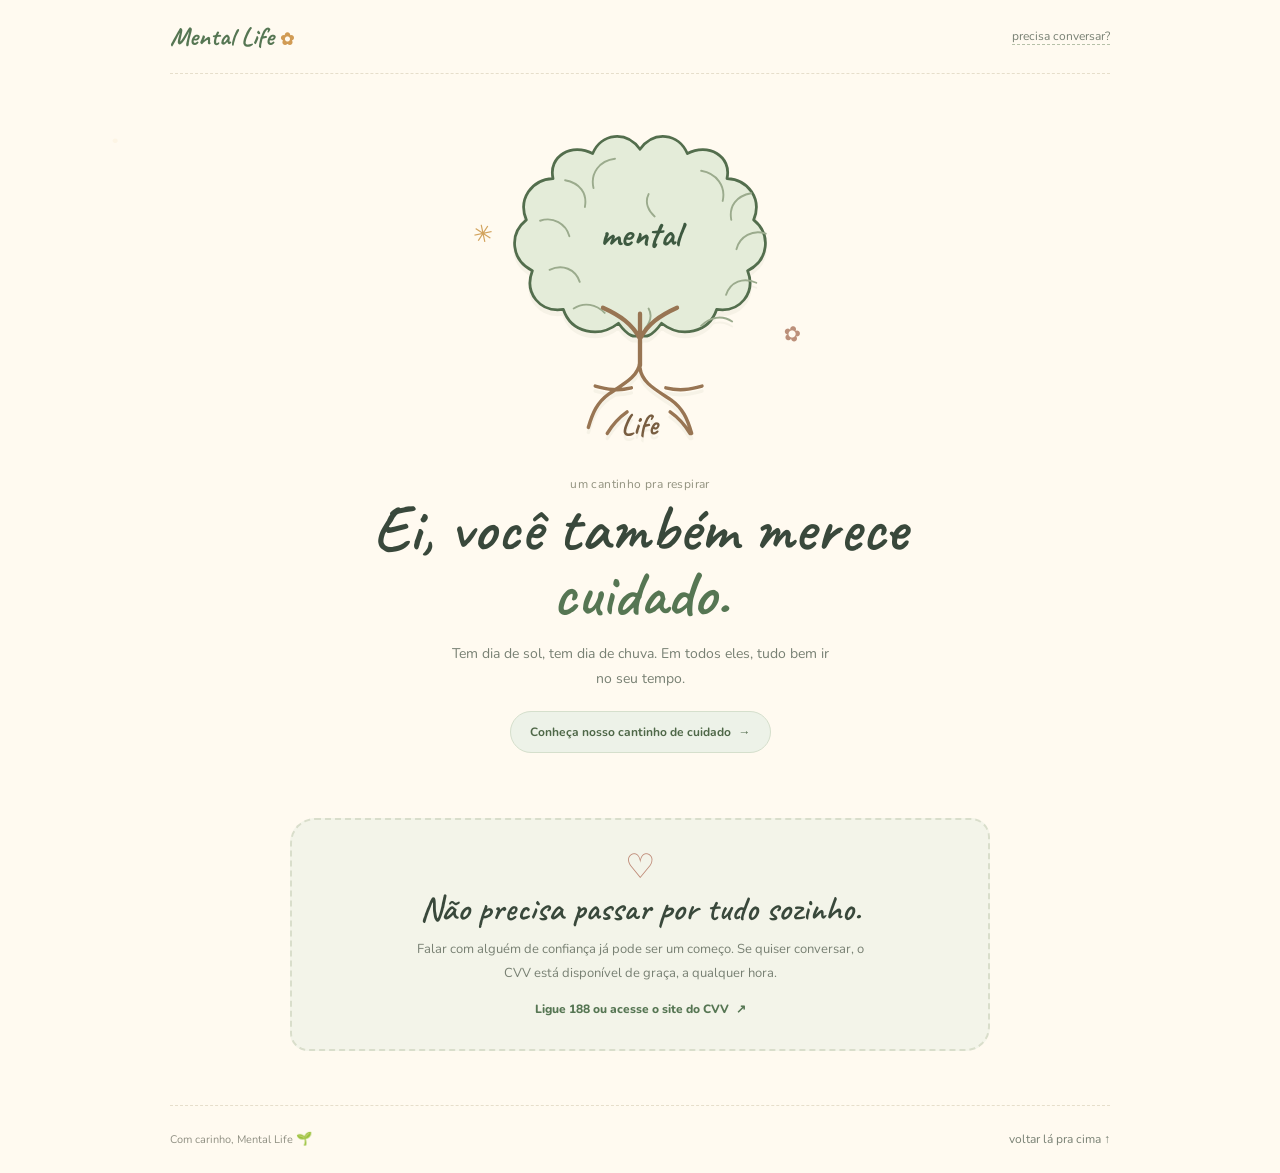
<file: index.html>
<!doctype html>
<html lang="pt-BR">
  <head>
    <meta charset="UTF-8" />
    <meta name="viewport" content="width=device-width, initial-scale=1.0" />
    <meta
      name="description"
      content="Um cantinho para lembrar que você também merece cuidado."
    />
    <meta name="theme-color" content="#fffaf0" />
    <title>Mental Life — um cantinho para respirar</title>
    <link rel="preconnect" href="https://fonts.googleapis.com" />
    <link rel="preconnect" href="https://fonts.gstatic.com" crossorigin />
    <link
      href="https://fonts.googleapis.com/css2?family=Caveat:wght@500;600;700&family=Nunito:wght@400;500;600;700;800&display=swap"
      rel="stylesheet"
    />
    <link rel="stylesheet" href="styles.css" />
  </head>
  <body>
    <header class="site-header">
      <a class="wordmark" href="#inicio">Mental Life <span aria-hidden="true">✿</span></a>
      <a class="header-link" href="#apoio">precisa conversar?</a>
    </header>

    <main>
      <section class="hero" id="inicio">
        <div class="logo-wrap">
          <span class="doodle doodle-left" aria-hidden="true">✳</span>
          <svg class="tree-logo" viewBox="0 0 360 400" role="img" aria-labelledby="logo-title">
            <title id="logo-title">Árvore de cérebro: mental escrito na copa e Life nas raízes</title>
            <path
              class="brain"
              d="M180 34c-16-22-45-19-55 5-24-13-52 3-46 29-25 1-41 24-31 48-21 17-17 47 7 59-10 26 9 49 36 45 9 27 41 34 64 16 11 15 20 19 25 11 5 8 14 4 25-11 23 18 55 11 64-16 27 4 46-19 36-45 24-12 28-42 7-59 10-24-6-47-31-48 6-26-22-42-46-29-10-24-39-27-55-5Z"
            />
            <path
              class="brain-folds"
              d="M151 45c-18 2-29 17-25 34M93 70c17 3 26 15 23 31M64 117c15-5 30 3 34 18m-23 39c15-7 30-1 35 14m-7 31c12-8 26-5 36 5m112-165c18 3 29 18 25 35m33-9c-17 3-26 15-23 31m40 16c-15-5-30 3-34 18m23 39c-15-7-30-1-35 14m7 31c-12-8-26-5-36 5m-61-153c-5 10 0 20 7 26m-7 107c5 9 1 17-4 23"
            />
            <path class="trunk" d="M180 225v60m0-31c-9-17-23-27-43-36m43 36c9-17 23-27 43-36" />
            <path class="roots" d="M180 281c-2 17-18 25-36 37-14 10-19 22-24 39m60-69c2 17 18 25 36 37 14 10 19 22 24 39m-70-53c-16 4-28 2-42-2m82 2c16 4 28 2 42-2m-87 30c-10 7-17 15-23 25m73-25c10 7 17 15 23 25" />
            <text class="brain-word" x="180" y="146" text-anchor="middle">mental</text>
            <text class="root-word" x="180" y="365" text-anchor="middle">Life</text>
          </svg>
          <span class="doodle doodle-right" aria-hidden="true">✿</span>
        </div>

        <p class="hello">um cantinho pra respirar</p>
        <h1>Ei, você também merece <span>cuidado.</span></h1>
        <p class="hero-copy">
          Tem dia de sol, tem dia de chuva. Em todos eles, tudo bem ir no seu tempo.
        </p>
        <a class="button" href="ferramentas.html">Conheça nosso cantinho de cuidado <span aria-hidden="true">→</span></a>
      </section>

      <section class="support" id="apoio">
        <span class="support-heart" aria-hidden="true">♡</span>
        <h2>Não precisa passar por tudo sozinho.</h2>
        <p>
          Falar com alguém de confiança já pode ser um começo. Se quiser conversar,
          o CVV está disponível de graça, a qualquer hora.
        </p>
        <a href="https://cvv.org.br/" target="_blank" rel="noreferrer">
          Ligue 188 ou acesse o site do CVV <span aria-hidden="true">↗</span>
        </a>
      </section>
    </main>

    <footer>
      <span>Com carinho, Mental Life <span aria-hidden="true">🌱</span></span>
      <a href="#inicio">voltar lá pra cima ↑</a>
    </footer>
  </body>
</html>
</file>
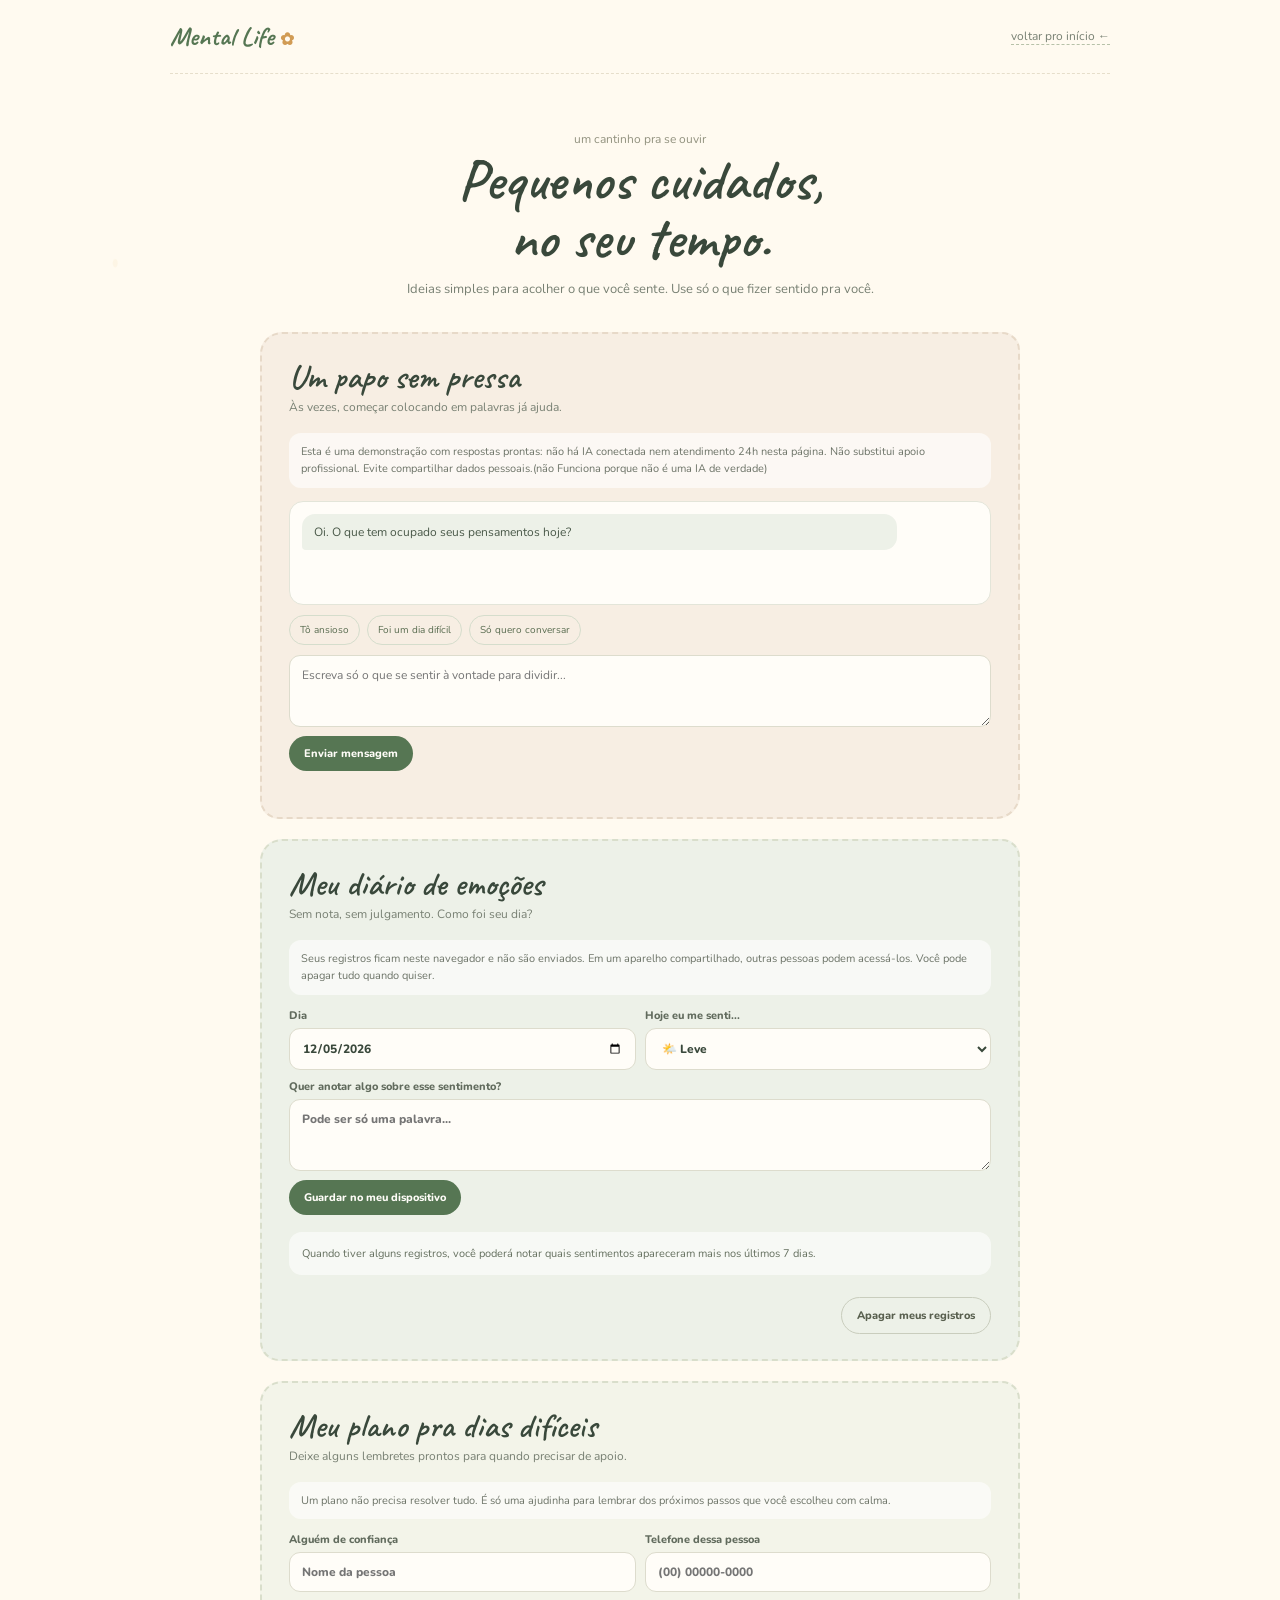
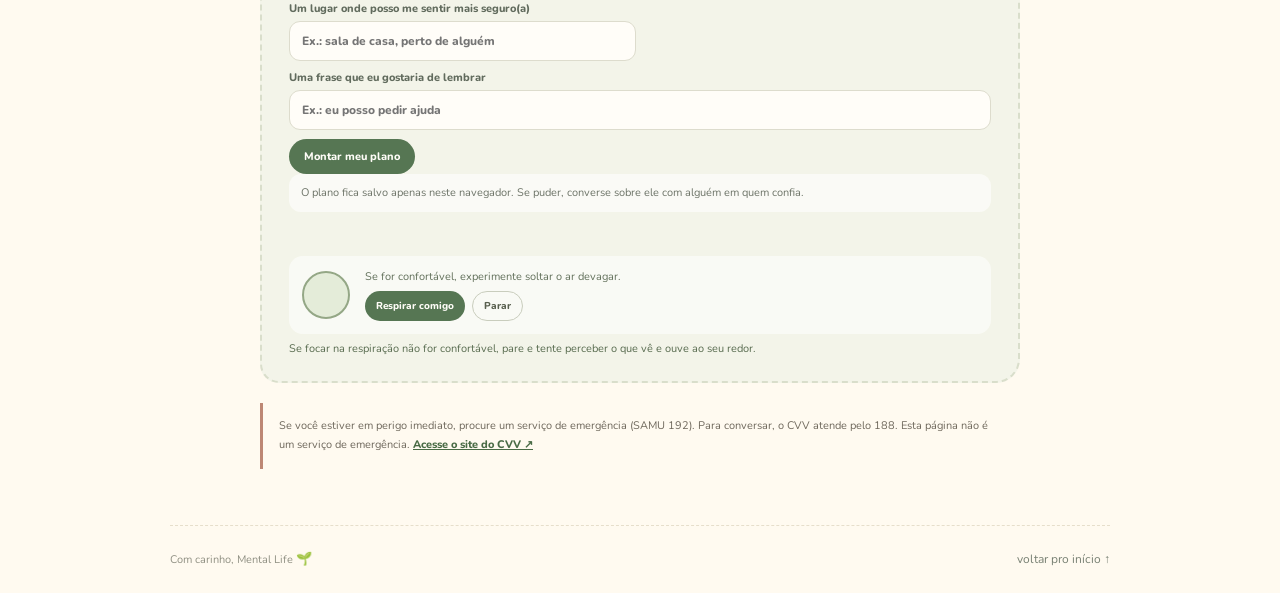
<file: ferramentas.html>
<!doctype html>
<html lang="pt-BR">
  <head>
    <meta charset="UTF-8" />
    <meta name="viewport" content="width=device-width, initial-scale=1.0" />
    <meta
      name="description"
      content="Um cantinho para conversar, anotar como você se sente e preparar um plano de cuidado."
    />
    <meta name="theme-color" content="#fffaf0" />
    <title>Um cantinho de cuidado — Mental Life</title>
    <link rel="preconnect" href="https://fonts.googleapis.com" />
    <link rel="preconnect" href="https://fonts.gstatic.com" crossorigin />
    <link
      href="https://fonts.googleapis.com/css2?family=Caveat:wght@500;600;700&family=Nunito:wght@400;500;600;700;800&display=swap"
      rel="stylesheet"
    />
    <link rel="stylesheet" href="styles.css" />
    <script src="features.js" defer></script>
  </head>
  <body>
    <header class="site-header">
      <a class="wordmark" href="index.html">Mental Life <span aria-hidden="true">✿</span></a>
      <a class="header-link" href="index.html">voltar pro início ←</a>
    </header>

    <main class="features-page">
      <section class="features-intro">
        <p>um cantinho pra se ouvir</p>
        <h1>Pequenos cuidados,<br />no seu tempo.</h1>
        <p class="intro-copy">
          Ideias simples para acolher o que você sente. Use só o que fizer sentido pra você.
        </p>
      </section>

      <section class="tool-card" aria-labelledby="chat-title">
        <div class="tool-heading">
          <h2 id="chat-title">Um papo sem pressa</h2>
          <p>Às vezes, começar colocando em palavras já ajuda.</p>
        </div>
        <p class="gentle-note">
          Esta é uma demonstração com respostas prontas: não há IA conectada nem atendimento
          24h nesta página. Não substitui apoio profissional. Evite compartilhar dados pessoais.(não Funciona porque não é uma IA de verdade)
        </p>
        <div class="chat-messages" id="chat-messages" role="log" aria-live="polite">
          <div class="chat-message">
            <p>Oi. O que tem ocupado seus pensamentos hoje?</p>
          </div>
        </div>
        <div class="chat-shortcuts" aria-label="Sugestões para começar">
          <button type="button" data-chat-prompt="Hoje estou me sentindo ansioso.">Tô ansioso</button>
          <button type="button" data-chat-prompt="Hoje foi um dia difícil.">Foi um dia difícil</button>
          <button type="button" data-chat-prompt="Só preciso colocar algumas coisas pra fora.">Só quero conversar</button>
        </div>
        <form class="chat-form" id="chat-form">
          <label class="visually-hidden" for="chat-input">Escreva o que gostaria de compartilhar</label>
          <textarea id="chat-input" maxlength="500" placeholder="Escreva só o que se sentir à vontade para dividir..."></textarea>
          <button class="tool-button" type="submit">Enviar mensagem</button>
        </form>
        <p class="chat-status" id="chat-status" aria-live="polite"></p>
      </section>

      <section class="tool-card" aria-labelledby="journal-title">
        <div class="tool-heading">
          <h2 id="journal-title">Meu diário de emoções</h2>
          <p>Sem nota, sem julgamento. Como foi seu dia?</p>
        </div>
        <p class="gentle-note">
          Seus registros ficam neste navegador e não são enviados. Em um aparelho compartilhado,
          outras pessoas podem acessá-los. Você pode apagar tudo quando quiser.
        </p>
        <form class="journal-form" id="journal-form">
          <label for="journal-date">
            Dia
            <input id="journal-date" name="date" type="date" required />
          </label>
          <label for="journal-mood">
            Hoje eu me senti...
            <select id="journal-mood" name="mood" required>
              <option value="🌤️ Leve">🌤️ Leve</option>
              <option value="🙂 Bem">🙂 Bem</option>
              <option value="😐 Mais ou menos">😐 Mais ou menos</option>
              <option value="😟 Ansioso">😟 Ansioso</option>
              <option value="🌧️ Triste">🌧️ Triste</option>
              <option value="😴 Cansado">😴 Cansado</option>
            </select>
          </label>
          <label for="journal-note">
            Quer anotar algo sobre esse sentimento?
            <textarea id="journal-note" name="note" maxlength="500" placeholder="Pode ser só uma palavra..."></textarea>
          </label>
          <button class="tool-button" type="submit">Guardar no meu dispositivo</button>
        </form>
        <div class="journal-summary" id="journal-summary" aria-live="polite"></div>
        <ul class="journal-entries" id="journal-entries" aria-label="Registros recentes"></ul>
        <div class="journal-actions">
          <p class="journal-status" id="journal-status" aria-live="polite"></p>
          <button class="tool-button secondary" id="journal-clear" type="button">Apagar meus registros</button>
        </div>
      </section>

      <section class="tool-card" aria-labelledby="plan-title">
        <div class="tool-heading">
          <h2 id="plan-title">Meu plano pra dias difíceis</h2>
          <p>Deixe alguns lembretes prontos para quando precisar de apoio.</p>
        </div>
        <p class="gentle-note">
          Um plano não precisa resolver tudo. É só uma ajudinha para lembrar dos próximos passos
          que você escolheu com calma.
        </p>
        <form class="plan-form" id="plan-form">
          <label for="plan-contact">
            Alguém de confiança
            <input id="plan-contact" name="contact" maxlength="80" placeholder="Nome da pessoa" required />
          </label>
          <label for="plan-phone">
            Telefone dessa pessoa
            <input id="plan-phone" name="phone" type="tel" maxlength="30" placeholder="(00) 00000-0000" required />
          </label>
          <label for="plan-place">
            Um lugar onde posso me sentir mais seguro(a)
            <input id="plan-place" name="place" maxlength="120" placeholder="Ex.: sala de casa, perto de alguém" required />
          </label>
          <label for="plan-anchor">
            Uma frase que eu gostaria de lembrar
            <input id="plan-anchor" name="anchor" maxlength="160" placeholder="Ex.: eu posso pedir ajuda" required />
          </label>
          <button class="tool-button" type="submit">Montar meu plano</button>
        </form>
        <p class="gentle-note">
          O plano fica salvo apenas neste navegador. Se puder, converse sobre ele com alguém em quem confia.
        </p>
        <div class="saved-plan" id="saved-plan" hidden aria-live="polite"></div>
        <p class="plan-status" id="plan-status" aria-live="polite"></p>
        <div class="breathing">
          <div class="breath-orb" id="breath-orb" aria-hidden="true"></div>
          <div class="breath-copy">
            <p id="breath-status" aria-live="polite">Se for confortável, experimente soltar o ar devagar.</p>
            <div class="breath-buttons">
              <button class="tool-button" id="breath-start" type="button">Respirar comigo</button>
              <button class="tool-button secondary" id="breath-stop" type="button">Parar</button>
            </div>
          </div>
        </div>
        <p class="plan-status">Se focar na respiração não for confortável, pare e tente perceber o que vê e ouve ao seu redor.</p>
      </section>

      <p class="crisis-note">
        Se você estiver em perigo imediato, procure um serviço de emergência (SAMU 192).
        Para conversar, o CVV atende pelo 188. Esta página não é um serviço de emergência.
        <a href="https://cvv.org.br/" target="_blank" rel="noreferrer">Acesse o site do CVV ↗</a>
      </p>
    </main>

    <footer>
      <span>Com carinho, Mental Life <span aria-hidden="true">🌱</span></span>
      <a href="index.html">voltar pro início ↑</a>
    </footer>
  </body>
</html>
</file>
<file: styles.css>
:root {
  color-scheme: light;
  --paper: #fffaf0;
  --ink: #39483b;
  --green: #567653;
  --muted: #788073;
  --display: "Caveat", cursive;
  --body: "Nunito", sans-serif;
}

* {
  box-sizing: border-box;
}

html {
  scroll-behavior: smooth;
}

body {
  margin: 0;
  background:
    radial-gradient(ellipse at 9% 12%, rgb(245 224 185 / 20%) 0 2px, transparent 3px),
    var(--paper);
  color: var(--ink);
  font-family: var(--body);
}

a {
  color: inherit;
  text-decoration: none;
}

.site-header,
footer {
  width: min(940px, calc(100% - 44px));
  margin: 0 auto;
  display: flex;
  align-items: center;
  justify-content: space-between;
}

.site-header {
  height: 74px;
  border-bottom: 1px dashed #e6decb;
}

.wordmark {
  color: var(--green);
  font-family: var(--display);
  font-size: 26px;
  font-weight: 700;
}

.wordmark span {
  color: #d19b54;
  font-size: 17px;
}

.header-link,
footer a {
  color: var(--muted);
  font-size: 12px;
}

.hero {
  min-height: 610px;
  padding: 46px 22px 65px;
  display: flex;
  flex-direction: column;
  align-items: center;
  justify-content: center;
  text-align: center;
}

.logo-wrap {
  position: relative;
  width: min(310px, 78vw);
  margin-bottom: 6px;
}

.tree-logo {
  position: relative;
  z-index: 1;
  width: 100%;
  height: auto;
  overflow: visible;
  filter: drop-shadow(0 5px 0 rgb(78 94 62 / 5%));
}

.brain {
  fill: #e4ecd9;
  stroke: #536e4d;
  stroke-width: 3.2;
  stroke-linecap: round;
  stroke-linejoin: round;
}

.brain-folds {
  fill: none;
  stroke: #9bab8d;
  stroke-width: 2.2;
  stroke-linecap: round;
  stroke-linejoin: round;
}

.trunk,
.roots {
  fill: none;
  stroke: #987553;
  stroke-width: 5;
  stroke-linecap: round;
  stroke-linejoin: round;
}

.roots {
  stroke-width: 4;
}

.brain-word,
.root-word {
  fill: #3d5940;
  font-family: var(--display);
  font-weight: 700;
}

.brain-word {
  font-size: 41px;
}

.root-word {
  fill: #785d40;
  font-size: 34px;
}

.doodle {
  position: absolute;
  z-index: 2;
  color: #d2a35d;
}

.doodle-left {
  top: 28%;
  left: -4%;
  font-size: 24px;
  transform: rotate(-12deg);
}

.doodle-right {
  top: 57%;
  right: -2%;
  color: #bc907a;
  font-size: 21px;
  transform: rotate(12deg);
}

.hello {
  margin: 0 0 5px;
  color: #92927f;
  font-size: 12px;
  letter-spacing: 0.4px;
}

.hero h1 {
  max-width: 600px;
  margin: 0;
  font-family: var(--display);
  font-size: clamp(46px, 7vw, 66px);
  font-weight: 600;
  line-height: 0.98;
}

.hero h1 span {
  color: var(--green);
}

.hero-copy {
  max-width: 390px;
  margin: 14px 0 20px;
  color: var(--muted);
  font-size: 14px;
  line-height: 1.8;
}

.button {
  padding: 12px 19px;
  border: 1px solid #d5dfcc;
  border-radius: 30px;
  background: #edf2e8;
  color: #4f6848;
  font-size: 12px;
  font-weight: 700;
  transition: background 180ms ease, transform 180ms ease;
}

.button span {
  margin-left: 5px;
}

.button:hover {
  background: #e1ead9;
  transform: translateY(-2px);
}

.support {
  width: min(700px, calc(100% - 40px));
  margin: 0 auto 54px;
  padding: 30px 34px;
  border: 2px dashed #d9decb;
  border-radius: 25px 19px 24px 18px;
  background: #f3f4e9;
  text-align: center;
}

.support-heart {
  color: #bd8774;
  font-family: var(--display);
  font-size: 34px;
  line-height: 1;
}

.support h2 {
  margin: 2px 0 7px;
  font-family: var(--display);
  font-size: 35px;
  font-weight: 600;
}

.support p {
  max-width: 470px;
  margin: 0 auto 12px;
  color: var(--muted);
  font-size: 13px;
  line-height: 1.8;
}

.support > a {
  color: var(--green);
  font-size: 12px;
  font-weight: 800;
}

.support > a span {
  margin-left: 4px;
}

footer {
  min-height: 68px;
  border-top: 1px dashed #e6decb;
  color: #909083;
  font-size: 11px;
}

footer > span span {
  font-size: 13px;
}

@media (max-width: 540px) {
  .site-header,
  footer {
    width: calc(100% - 32px);
  }

  .site-header {
    height: 64px;
  }

  .hero {
    min-height: 560px;
    padding: 35px 20px 48px;
  }

  .logo-wrap {
    width: min(275px, 78vw);
  }

  .hero h1 {
    font-size: clamp(45px, 12vw, 58px);
  }

  .hero-copy {
    max-width: 310px;
    font-size: 13px;
  }

  .support {
    margin-bottom: 36px;
    padding: 25px 20px;
  }

  .support h2 {
    font-size: 32px;
  }

  footer {
    font-size: 10px;
  }
}

@media (prefers-reduced-motion: reduce) {
  html {
    scroll-behavior: auto;
  }

  *,
  *::before,
  *::after {
    transition-duration: 0.01ms !important;
  }
}

.header-link {
  border-bottom: 1px dashed #b6c1a8;
}

.features-page {
  width: min(760px, calc(100% - 40px));
  margin: 0 auto;
  padding: 45px 0 56px;
}

.features-intro {
  margin-bottom: 32px;
  text-align: center;
}

.features-intro > p:first-child {
  margin-bottom: 4px;
  color: #92927f;
  font-size: 12px;
}

.features-intro h1 {
  margin: 0;
  font-family: var(--display);
  font-size: clamp(43px, 8vw, 58px);
  font-weight: 600;
  line-height: 1;
}

.features-intro .intro-copy {
  max-width: 470px;
  margin: 11px auto 0;
  color: var(--muted);
  font-size: 13px;
  line-height: 1.7;
}

.tool-card {
  margin-top: 20px;
  padding: 25px 27px;
  border: 2px dashed #d9decb;
  border-radius: 22px 18px 24px 19px;
  background: #f3f4e9;
}

.tool-card:nth-of-type(2) {
  background: #f7eee3;
  border-color: #e7d9c8;
}

.tool-card:nth-of-type(3) {
  background: #edf1e8;
}

.tool-heading {
  margin-bottom: 15px;
}

.tool-heading h2 {
  margin: 0 0 3px;
  font-family: var(--display);
  font-size: 34px;
  font-weight: 600;
  line-height: 1.05;
}

.tool-heading p {
  margin: 0;
  color: var(--muted);
  font-size: 12px;
  line-height: 1.65;
}

.gentle-note {
  margin: 0 0 13px;
  padding: 10px 12px;
  border-radius: 12px;
  background: rgb(255 255 255 / 62%);
  color: #6d7468;
  font-size: 11px;
  line-height: 1.6;
}

.chat-messages {
  max-height: 270px;
  min-height: 104px;
  display: flex;
  flex-direction: column;
  gap: 8px;
  overflow-y: auto;
  padding: 12px;
  border: 1px solid #e3e5d9;
  border-radius: 14px;
  background: #fffdf8;
}

.chat-message {
  max-width: 88%;
  padding: 9px 12px;
  border-radius: 13px 13px 13px 4px;
  background: #edf1e8;
  color: #4a5949;
  font-size: 12px;
  line-height: 1.55;
  overflow-wrap: anywhere;
}

.chat-message p {
  margin: 0;
  white-space: pre-wrap;
}

.chat-message.user {
  align-self: flex-end;
  border-radius: 13px 13px 4px;
  background: #f1e4d6;
  color: #604d41;
}

.chat-shortcuts {
  display: flex;
  flex-wrap: wrap;
  gap: 7px;
  margin: 10px 0;
}

.chat-shortcuts button {
  padding: 7px 10px;
  border: 1px solid #d5ddcc;
  border-radius: 20px;
  background: transparent;
  color: #596c50;
  cursor: pointer;
  font: inherit;
  font-size: 10px;
}

.chat-shortcuts button:hover {
  background: #e8eee1;
}

.chat-form,
.journal-form,
.plan-form {
  display: grid;
  gap: 9px;
}

.chat-form textarea,
.journal-form textarea,
.plan-form input,
.plan-form select,
.journal-form input,
.journal-form select {
  width: 100%;
  padding: 11px 12px;
  border: 1px solid #dddccd;
  border-radius: 11px;
  background: #fffdf8;
  color: var(--ink);
  font: inherit;
  font-size: 12px;
}

.chat-form textarea,
.journal-form textarea {
  min-height: 72px;
  resize: vertical;
}

.chat-form textarea:focus,
.journal-form textarea:focus,
.plan-form input:focus,
.plan-form select:focus,
.journal-form input:focus,
.journal-form select:focus {
  outline: 2px solid #9cac8a;
  outline-offset: 1px;
}

.tool-button {
  justify-self: start;
  padding: 10px 15px;
  border: 0;
  border-radius: 22px;
  background: #567653;
  color: #fffdf8;
  cursor: pointer;
  font: inherit;
  font-size: 11px;
  font-weight: 800;
}

.tool-button:hover {
  background: #405e3e;
}

.tool-button.secondary {
  border: 1px solid #c9cdbd;
  background: transparent;
  color: #59604f;
}

.tool-button.secondary:hover {
  background: rgb(255 255 255 / 60%);
}

.journal-form {
  grid-template-columns: 1fr 1fr;
}

.journal-form label,
.plan-form label {
  display: grid;
  gap: 5px;
  color: #616b5d;
  font-size: 11px;
  font-weight: 800;
}

.journal-form label:nth-child(3),
.journal-form .tool-button {
  grid-column: 1 / -1;
}

.journal-summary {
  margin-top: 17px;
  padding: 13px;
  border-radius: 13px;
  background: rgb(255 255 255 / 60%);
  color: #65705f;
  font-size: 11px;
  line-height: 1.6;
}

.journal-summary p {
  margin: 0;
}

.journal-summary p + p {
  margin-top: 4px;
}

.journal-actions {
  display: flex;
  align-items: center;
  justify-content: space-between;
  gap: 12px;
  margin-top: 12px;
}

.journal-actions .tool-button {
  justify-self: auto;
}

.journal-status,
.plan-status,
.chat-status {
  min-height: 1.3em;
  margin: 7px 0 0;
  color: #596c50;
  font-size: 11px;
}

.journal-entries {
  display: grid;
  gap: 6px;
  margin: 10px 0 0;
  padding: 0;
  list-style: none;
}

.journal-entry {
  padding: 9px 11px;
  border-radius: 10px;
  background: rgb(255 255 255 / 66%);
  color: #5e665a;
  font-size: 11px;
  overflow-wrap: anywhere;
}

.journal-entry time {
  margin-right: 7px;
  color: #898b7d;
}

.plan-form {
  grid-template-columns: 1fr 1fr;
}

.plan-form label:last-of-type,
.plan-form .tool-button {
  grid-column: 1 / -1;
}

.saved-plan {
  margin-top: 15px;
  padding: 15px 18px;
  border-radius: 14px;
  background: #fffdf8;
  color: #59604f;
  font-size: 12px;
  line-height: 1.65;
}

.saved-plan h3 {
  margin: 0 0 7px;
  font-family: var(--display);
  font-size: 27px;
  font-weight: 600;
}

.saved-plan ol {
  display: grid;
  gap: 6px;
  margin: 0;
  padding-left: 19px;
}

.saved-plan a {
  color: #496b45;
  font-weight: 800;
  text-decoration: underline;
}

.breathing {
  display: flex;
  align-items: center;
  gap: 15px;
  margin-top: 17px;
  padding: 13px;
  border-radius: 14px;
  background: rgb(255 255 255 / 55%);
}

.breath-orb {
  width: 48px;
  height: 48px;
  flex: 0 0 auto;
  border: 2px solid #94a786;
  border-radius: 50%;
  background: #e4ecd9;
  transition: transform 4s ease-in-out, background 4s ease-in-out;
}

.breath-orb[data-phase="in"] {
  transform: scale(1.12);
  background: #dce8d3;
}

.breath-orb[data-phase="out"] {
  transform: scale(0.9);
  transition-duration: 6s;
}

.breath-copy {
  flex: 1;
}

.breath-copy p {
  margin: 0 0 7px;
  color: #63715c;
  font-size: 11px;
}

.breath-buttons {
  display: flex;
  gap: 7px;
}

.breath-buttons .tool-button {
  padding: 7px 11px;
  font-size: 10px;
}

.crisis-note {
  margin: 20px 0 0;
  padding: 14px 16px;
  border-left: 3px solid #bd8774;
  color: #6f685c;
  font-size: 11px;
  line-height: 1.7;
}

.crisis-note a {
  color: #496b45;
  font-weight: 800;
  text-decoration: underline;
}

.visually-hidden {
  position: absolute;
  width: 1px;
  height: 1px;
  padding: 0;
  overflow: hidden;
  clip: rect(0, 0, 0, 0);
  white-space: nowrap;
  clip-path: inset(50%);
}

@media (max-width: 540px) {
  .features-page {
    padding-top: 34px;
  }

  .tool-card {
    padding: 20px 16px;
  }

  .journal-form,
  .plan-form {
    grid-template-columns: 1fr;
  }

  .journal-form label:nth-child(3),
  .journal-form .tool-button,
  .plan-form label:last-of-type,
  .plan-form .tool-button {
    grid-column: auto;
  }

  .journal-actions {
    align-items: flex-start;
    flex-direction: column;
  }
}

@media (prefers-reduced-motion: reduce) {
  .breath-orb {
    transition: none;
  }
}
</file>
